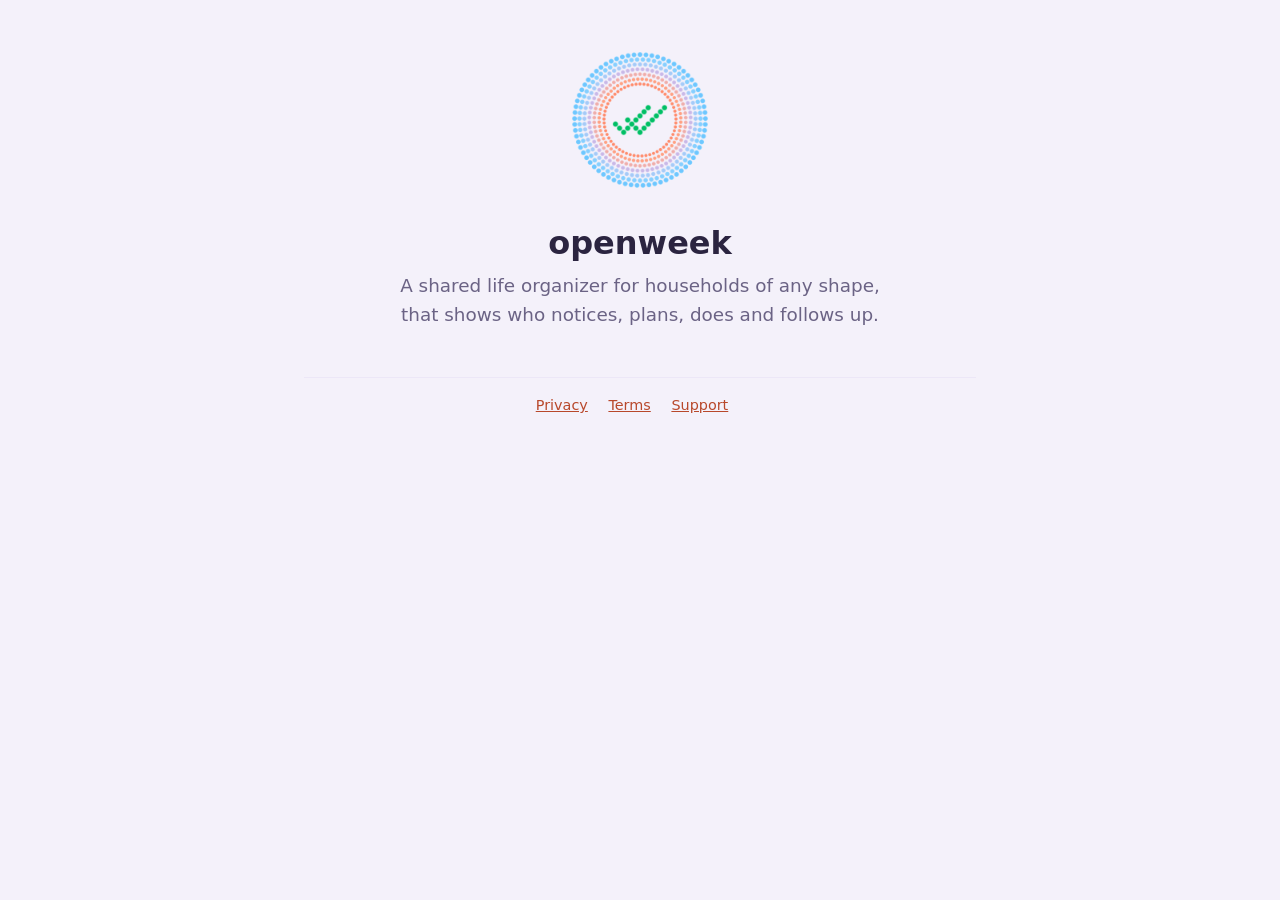
<file: index.html>
<!doctype html>
<html lang="en">
  <head>
    <meta charset="utf-8" />
    <meta name="viewport" content="width=device-width, initial-scale=1" />
    <title>OpenWeek</title>
    <meta name="description" content="A shared life organizer for households of any shape." />
    <link rel="icon" type="image/png" href="icon.png" />
    <link rel="apple-touch-icon" href="icon.png" />
    <link rel="stylesheet" href="style.css" />
  </head>
  <body>
    <main class="hero">
      <img src="logo.png" alt="" />
      <h1>openweek</h1>
      <p class="tagline">
        A shared life organizer for households of any shape, that shows who notices, plans, does and
        follows up.
      </p>
      <footer>
        <a href="privacy">Privacy</a>
        <a href="terms">Terms</a>
        <a href="support">Support</a>
      </footer>
    </main>
  </body>
</html>
</file>
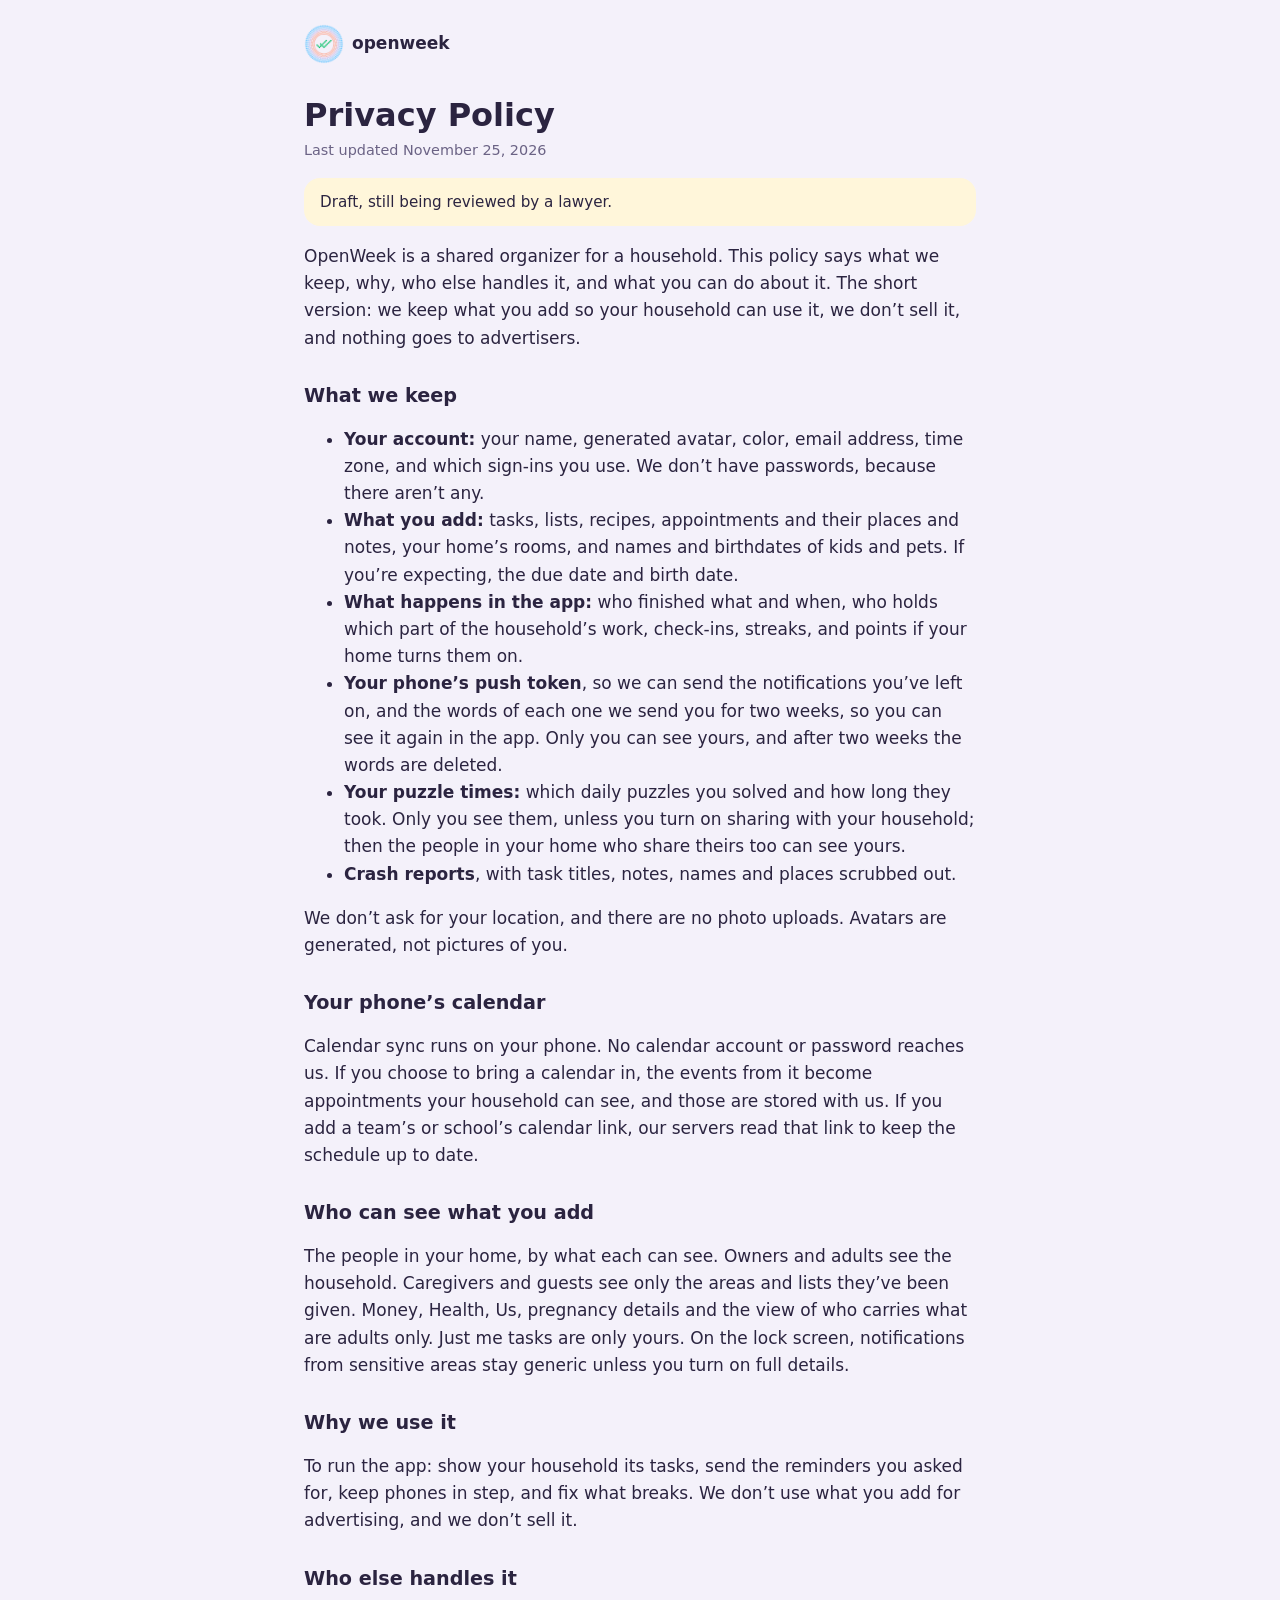
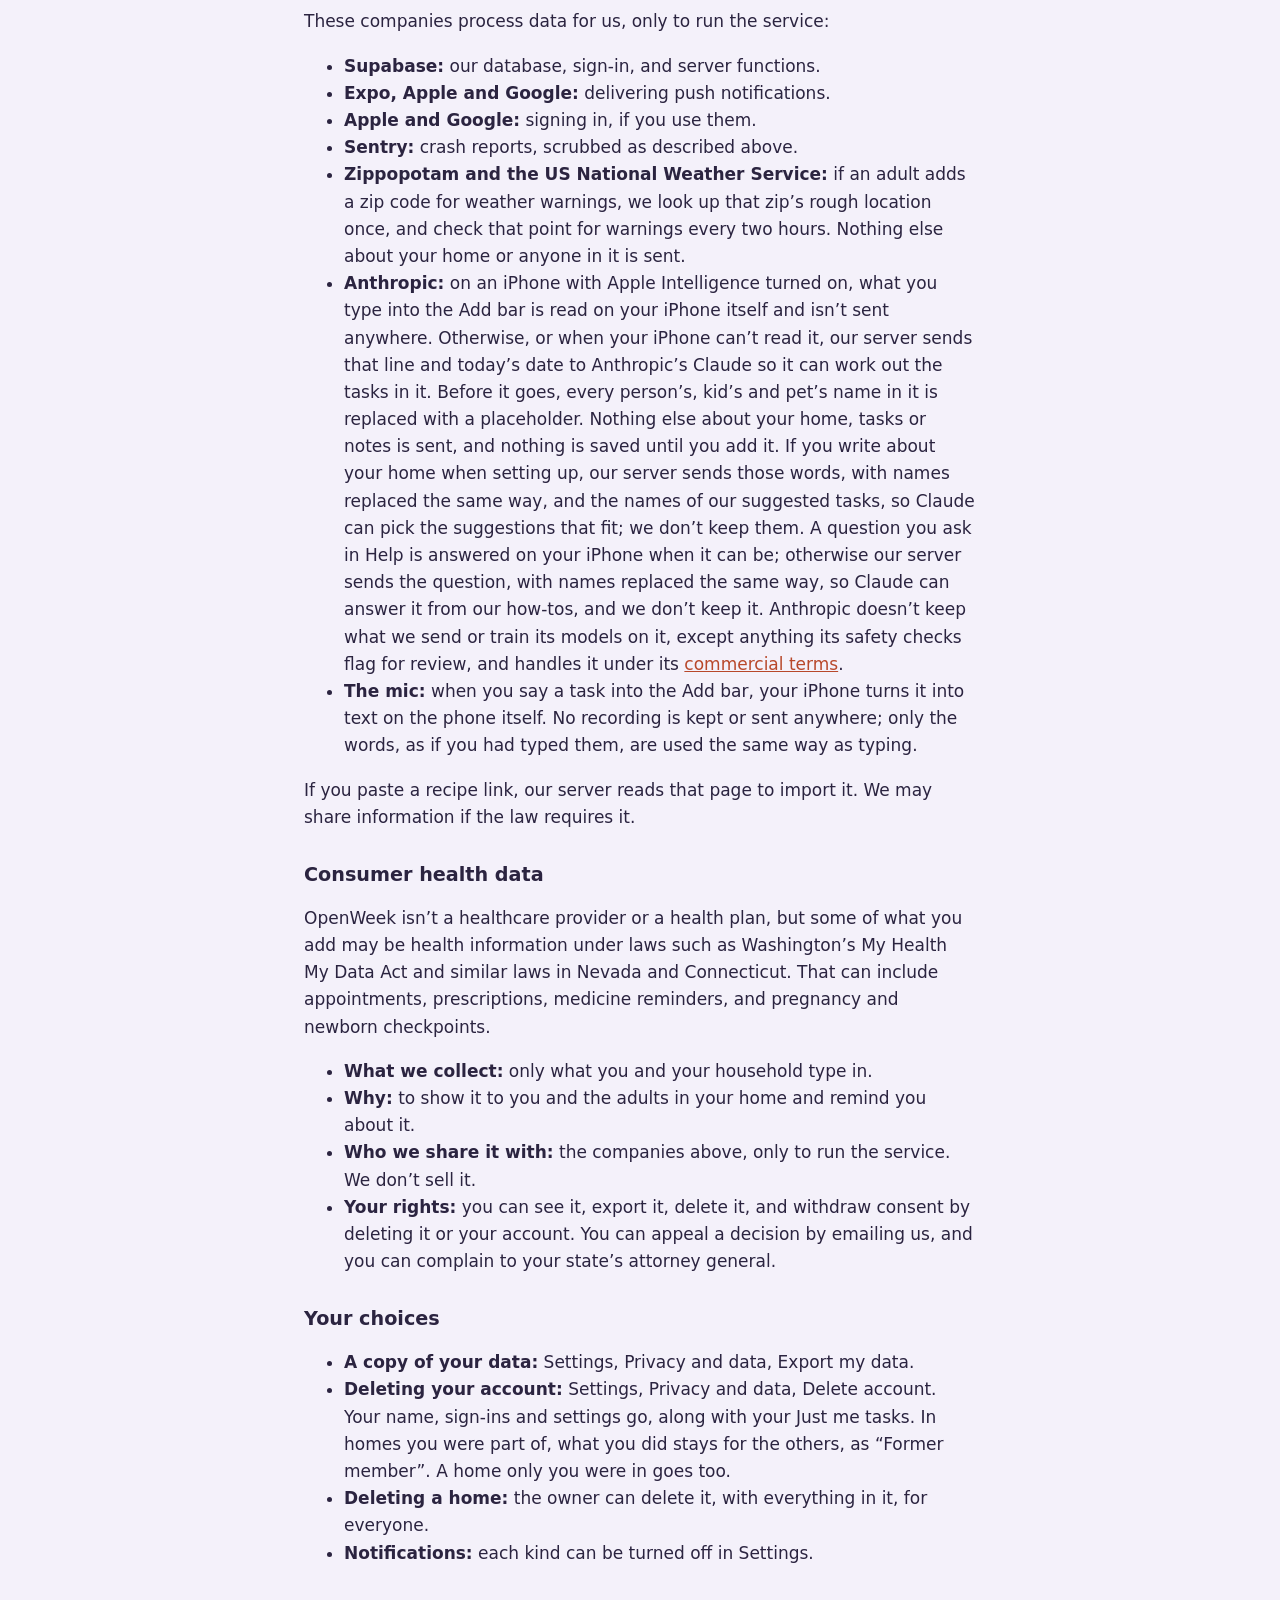
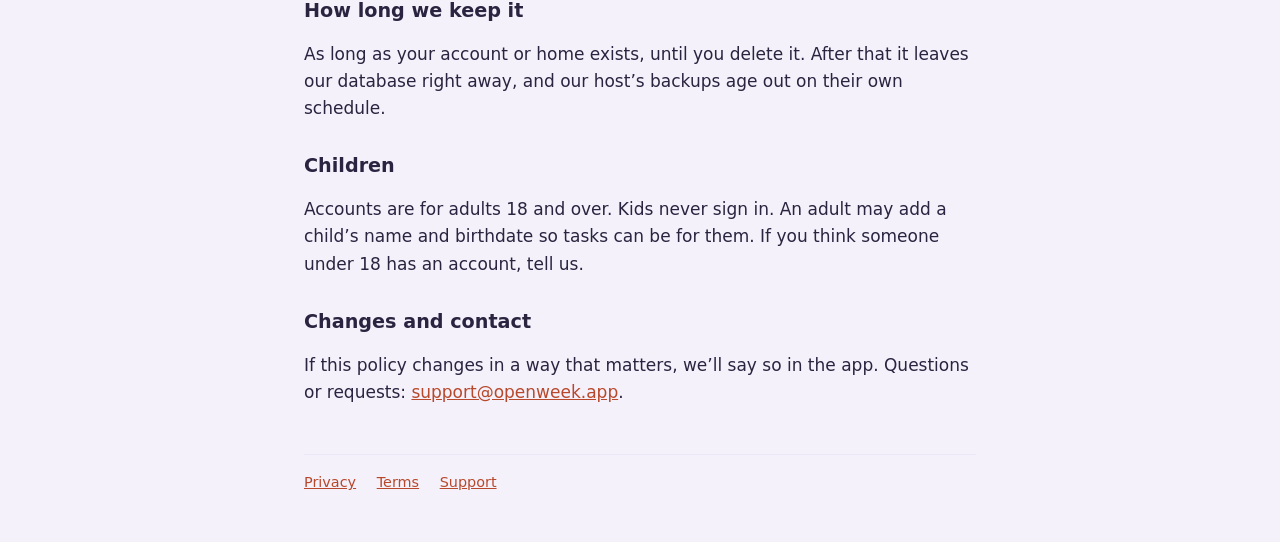
<file: privacy.html>
<!doctype html>
<html lang="en">
  <head>
    <meta charset="utf-8" />
    <meta name="viewport" content="width=device-width, initial-scale=1" />
    <title>Privacy · OpenWeek</title>
    <link rel="icon" type="image/png" href="icon.png" />
    <link rel="apple-touch-icon" href="icon.png" />
    <link rel="stylesheet" href="style.css" />
  </head>
  <body>
    <main>
      <header>
        <a href="./"><img src="logo.png" alt="" />openweek</a>
      </header>
      <h1>Privacy Policy</h1>
      <p class="updated">Last updated November 25, 2026</p>
      <p class="draft">Draft, still being reviewed by a lawyer.</p>

      <p>
        OpenWeek is a shared organizer for a household. This policy says what we keep, why, who else
        handles it, and what you can do about it. The short version: we keep what you add so your
        household can use it, we don’t sell it, and nothing goes to advertisers.
      </p>

      <h2>What we keep</h2>
      <ul>
        <li>
          <strong>Your account:</strong> your name, generated avatar, color, email address, time
          zone, and which sign-ins you use. We don’t have passwords, because there aren’t any.
        </li>
        <li>
          <strong>What you add:</strong> tasks, lists, recipes, appointments and their places and
          notes, your home’s rooms, and names and birthdates of kids and pets. If you’re expecting,
          the due date and birth date.
        </li>
        <li>
          <strong>What happens in the app:</strong> who finished what and when, who holds which part
          of the household’s work, check-ins, streaks, and points if your home turns them on.
        </li>
        <li>
          <strong>Your phone’s push token</strong>, so we can send the notifications you’ve left on,
          and the words of each one we send you for two weeks, so you can see it again in the app.
          Only you can see yours, and after two weeks the words are deleted.
        </li>
        <li>
          <strong>Your puzzle times:</strong> which daily puzzles you solved and how long they took.
          Only you see them, unless you turn on sharing with your household; then the people in your
          home who share theirs too can see yours.
        </li>
        <li>
          <strong>Crash reports</strong>, with task titles, notes, names and places scrubbed out.
        </li>
      </ul>
      <p>
        We don’t ask for your location, and there are no photo uploads. Avatars are generated, not
        pictures of you.
      </p>

      <h2>Your phone’s calendar</h2>
      <p>
        Calendar sync runs on your phone. No calendar account or password reaches us. If you choose
        to bring a calendar in, the events from it become appointments your household can see, and
        those are stored with us. If you add a team’s or school’s calendar link, our servers read
        that link to keep the schedule up to date.
      </p>

      <h2>Who can see what you add</h2>
      <p>
        The people in your home, by what each can see. Owners and adults see the household.
        Caregivers and guests see only the areas and lists they’ve been given. Money, Health, Us,
        pregnancy details and the view of who carries what are adults only. Just me tasks are only
        yours. On the lock screen, notifications from sensitive areas stay generic unless you turn
        on full details.
      </p>

      <h2>Why we use it</h2>
      <p>
        To run the app: show your household its tasks, send the reminders you asked for, keep phones
        in step, and fix what breaks. We don’t use what you add for advertising, and we don’t sell
        it.
      </p>

      <h2>Who else handles it</h2>
      <p>These companies process data for us, only to run the service:</p>
      <ul>
        <li><strong>Supabase:</strong> our database, sign-in, and server functions.</li>
        <li><strong>Expo, Apple and Google:</strong> delivering push notifications.</li>
        <li><strong>Apple and Google:</strong> signing in, if you use them.</li>
        <li><strong>Sentry:</strong> crash reports, scrubbed as described above.</li>
        <li>
          <strong>Zippopotam and the US National Weather Service:</strong> if an adult adds a zip
          code for weather warnings, we look up that zip&rsquo;s rough location once, and check that
          point for warnings every two hours. Nothing else about your home or anyone in it is sent.
        </li>
        <li>
          <strong>Anthropic:</strong> on an iPhone with Apple Intelligence turned on, what you type
          into the Add bar is read on your iPhone itself and isn&rsquo;t sent anywhere. Otherwise,
          or when your iPhone can&rsquo;t read it, our server sends that line and today&rsquo;s date
          to Anthropic&rsquo;s Claude so it can work out the tasks in it. Before it goes, every
          person&rsquo;s, kid&rsquo;s and pet&rsquo;s name in it is replaced with a placeholder.
          Nothing else about your home, tasks or notes is sent, and nothing is saved until you add
          it. If you write about your home when setting up, our server sends those words, with names
          replaced the same way, and the names of our suggested tasks, so Claude can pick the
          suggestions that fit; we don&rsquo;t keep them. A question you ask in Help is answered on
          your iPhone when it can be; otherwise our server sends the question, with names replaced
          the same way, so Claude can answer it from our how-tos, and we don&rsquo;t keep it.
          Anthropic doesn&rsquo;t keep what we send
          or train its models on it, except anything its safety checks flag for review, and handles
          it under its
          <a href="https://www.anthropic.com/legal/commercial-terms">commercial terms</a>.
        </li>
        <li>
          <strong>The mic:</strong> when you say a task into the Add bar, your iPhone turns it into
          text on the phone itself. No recording is kept or sent anywhere; only the words, as if you
          had typed them, are used the same way as typing.
        </li>
      </ul>
      <p>
        If you paste a recipe link, our server reads that page to import it. We may share
        information if the law requires it.
      </p>

      <h2>Consumer health data</h2>
      <p>
        OpenWeek isn’t a healthcare provider or a health plan, but some of what you add may be
        health information under laws such as Washington’s My Health My Data Act and similar laws in
        Nevada and Connecticut. That can include appointments, prescriptions, medicine reminders,
        and pregnancy and newborn checkpoints.
      </p>
      <ul>
        <li><strong>What we collect:</strong> only what you and your household type in.</li>
        <li>
          <strong>Why:</strong> to show it to you and the adults in your home and remind you about
          it.
        </li>
        <li>
          <strong>Who we share it with:</strong> the companies above, only to run the service. We
          don’t sell it.
        </li>
        <li>
          <strong>Your rights:</strong> you can see it, export it, delete it, and withdraw consent
          by deleting it or your account. You can appeal a decision by emailing us, and you can
          complain to your state’s attorney general.
        </li>
      </ul>

      <h2>Your choices</h2>
      <ul>
        <li><strong>A copy of your data:</strong> Settings, Privacy and data, Export my data.</li>
        <li>
          <strong>Deleting your account:</strong> Settings, Privacy and data, Delete account. Your
          name, sign-ins and settings go, along with your Just me tasks. In homes you were part of,
          what you did stays for the others, as “Former member”. A home only you were in goes too.
        </li>
        <li>
          <strong>Deleting a home:</strong> the owner can delete it, with everything in it, for
          everyone.
        </li>
        <li><strong>Notifications:</strong> each kind can be turned off in Settings.</li>
      </ul>

      <h2>How long we keep it</h2>
      <p>
        As long as your account or home exists, until you delete it. After that it leaves our
        database right away, and our host’s backups age out on their own schedule.
      </p>

      <h2>Children</h2>
      <p>
        Accounts are for adults 18 and over. Kids never sign in. An adult may add a child’s name and
        birthdate so tasks can be for them. If you think someone under 18 has an account, tell us.
      </p>

      <h2>Changes and contact</h2>
      <p>
        If this policy changes in a way that matters, we’ll say so in the app. Questions or
        requests:
        <a href="mailto:support@openweek.app">support@openweek.app</a>.
      </p>

      <footer>
        <a href="privacy">Privacy</a>
        <a href="terms">Terms</a>
        <a href="support">Support</a>
      </footer>
    </main>
  </body>
</html>
</file>
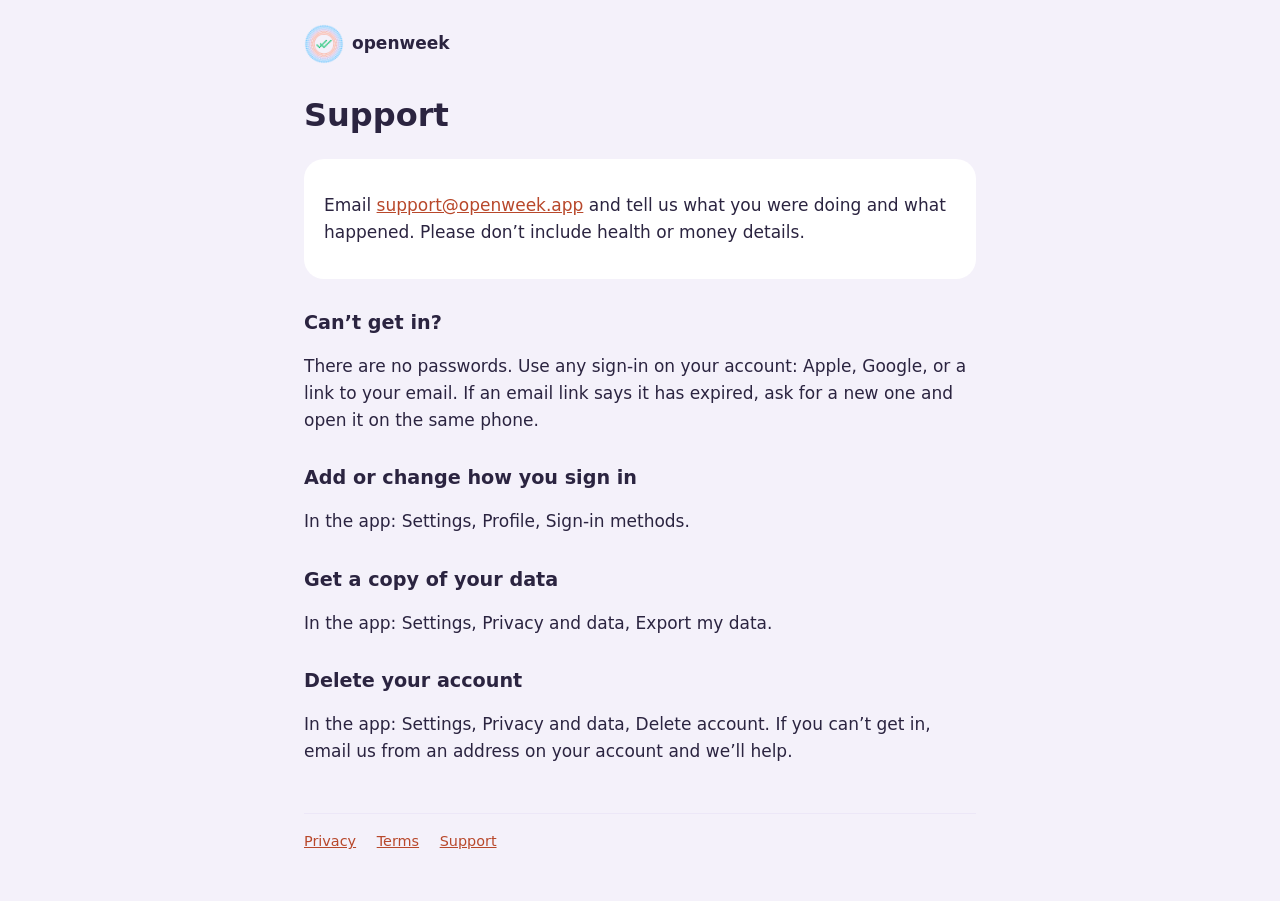
<file: support.html>
<!doctype html>
<html lang="en">
  <head>
    <meta charset="utf-8" />
    <meta name="viewport" content="width=device-width, initial-scale=1" />
    <title>Support · OpenWeek</title>
    <link rel="icon" type="image/png" href="icon.png" />
    <link rel="apple-touch-icon" href="icon.png" />
    <link rel="stylesheet" href="style.css" />
  </head>
  <body>
    <main>
      <header>
        <a href="./"><img src="logo.png" alt="" />openweek</a>
      </header>
      <h1>Support</h1>
      <div class="card">
        <p>
          Email <a href="mailto:support@openweek.app">support@openweek.app</a> and tell us what you
          were doing and what happened. Please don’t include health or money details.
        </p>
      </div>

      <h2>Can’t get in?</h2>
      <p>
        There are no passwords. Use any sign-in on your account: Apple, Google, or a link to your
        email. If an email link says it has expired, ask for a new one and open it on the same phone.
      </p>

      <h2>Add or change how you sign in</h2>
      <p>In the app: Settings, Profile, Sign-in methods.</p>

      <h2>Get a copy of your data</h2>
      <p>In the app: Settings, Privacy and data, Export my data.</p>

      <h2>Delete your account</h2>
      <p>
        In the app: Settings, Privacy and data, Delete account. If you can’t get in, email us from an
        address on your account and we’ll help.
      </p>

      <footer>
        <a href="privacy">Privacy</a>
        <a href="terms">Terms</a>
        <a href="support">Support</a>
      </footer>
    </main>
  </body>
</html>
</file>
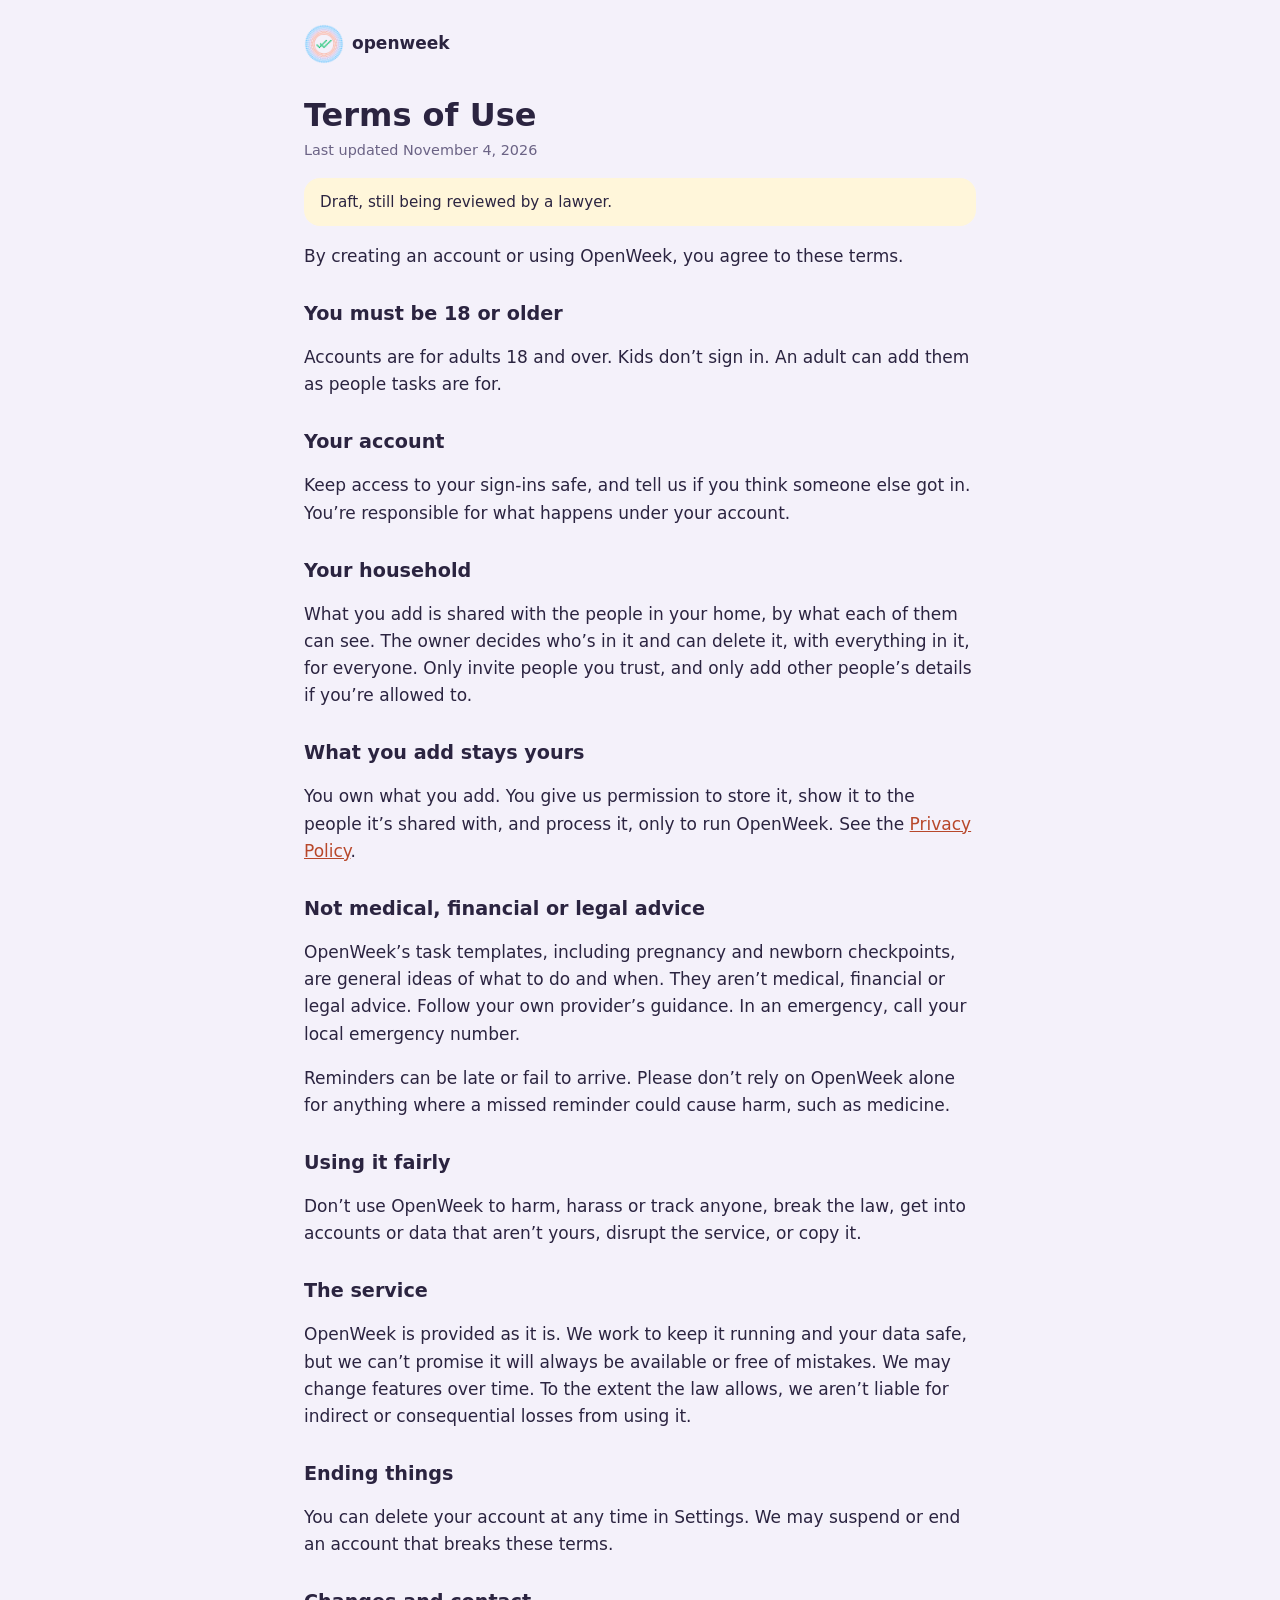
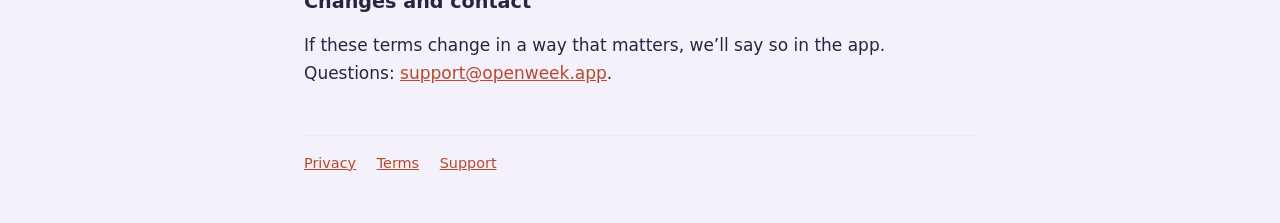
<file: terms.html>
<!doctype html>
<html lang="en">
  <head>
    <meta charset="utf-8" />
    <meta name="viewport" content="width=device-width, initial-scale=1" />
    <title>Terms · OpenWeek</title>
    <link rel="icon" type="image/png" href="icon.png" />
    <link rel="apple-touch-icon" href="icon.png" />
    <link rel="stylesheet" href="style.css" />
  </head>
  <body>
    <main>
      <header>
        <a href="./"><img src="logo.png" alt="" />openweek</a>
      </header>
      <h1>Terms of Use</h1>
      <p class="updated">Last updated November 4, 2026</p>
      <p class="draft">Draft, still being reviewed by a lawyer.</p>

      <p>By creating an account or using OpenWeek, you agree to these terms.</p>

      <h2>You must be 18 or older</h2>
      <p>
        Accounts are for adults 18 and over. Kids don’t sign in. An adult can add them as people tasks
        are for.
      </p>

      <h2>Your account</h2>
      <p>
        Keep access to your sign-ins safe, and tell us if you think someone else got in. You’re
        responsible for what happens under your account.
      </p>

      <h2>Your household</h2>
      <p>
        What you add is shared with the people in your home, by what each of them can see. The owner
        decides who’s in it and can delete it, with everything in it, for everyone. Only invite people
        you trust, and only add other people’s details if you’re allowed to.
      </p>

      <h2>What you add stays yours</h2>
      <p>
        You own what you add. You give us permission to store it, show it to the people it’s shared with,
        and process it, only to run OpenWeek. See the <a href="privacy">Privacy Policy</a>.
      </p>

      <h2>Not medical, financial or legal advice</h2>
      <p>
        OpenWeek’s task templates, including pregnancy and newborn checkpoints, are general ideas of what
        to do and when. They aren’t medical, financial or legal advice. Follow your own provider’s
        guidance. In an emergency, call your local emergency number.
      </p>
      <p>
        Reminders can be late or fail to arrive. Please don’t rely on OpenWeek alone for anything where a
        missed reminder could cause harm, such as medicine.
      </p>

      <h2>Using it fairly</h2>
      <p>
        Don’t use OpenWeek to harm, harass or track anyone, break the law, get into accounts or data
        that aren’t yours, disrupt the service, or copy it.
      </p>

      <h2>The service</h2>
      <p>
        OpenWeek is provided as it is. We work to keep it running and your data safe, but we can’t promise
        it will always be available or free of mistakes. We may change features over time. To the extent
        the law allows, we aren’t liable for indirect or consequential losses from using it.
      </p>

      <h2>Ending things</h2>
      <p>
        You can delete your account at any time in Settings. We may suspend or end an account that breaks
        these terms.
      </p>

      <h2>Changes and contact</h2>
      <p>
        If these terms change in a way that matters, we’ll say so in the app. Questions:
        <a href="mailto:support@openweek.app">support@openweek.app</a>.
      </p>

      <footer>
        <a href="privacy">Privacy</a>
        <a href="terms">Terms</a>
        <a href="support">Support</a>
      </footer>
    </main>
  </body>
</html>
</file>
<file: style.css>
:root {
  --background: #f4f1fa;
  --ink: #2b2440;
  --muted: #6b6385;
  --surface: #ffffff;
  --line: #ece7f7;
  --link: #b8482b;
  --draft: #fff6da;
}

* {
  box-sizing: border-box;
}

body {
  margin: 0;
  background: var(--background);
  color: var(--ink);
  font: 17px/1.6 ui-rounded, 'SF Pro Rounded', system-ui, -apple-system, 'Segoe UI', Roboto, sans-serif;
}

main {
  max-width: 44rem;
  margin: 0 auto;
  padding: 1.5rem 1rem 3rem;
}

header a {
  display: inline-flex;
  align-items: center;
  gap: 0.5rem;
  color: var(--ink);
  font-weight: 700;
  text-decoration: none;
}

header img {
  width: 2.5rem;
  height: 2.5rem;
}

h1 {
  margin: 1.5rem 0 0.25rem;
  font-size: 2rem;
  line-height: 1.2;
}

h2 {
  margin: 2rem 0 0.25rem;
  font-size: 1.2rem;
  line-height: 1.3;
}

a {
  color: var(--link);
}

.updated {
  margin: 0;
  color: var(--muted);
  font-size: 0.9rem;
}

.draft {
  margin: 1rem 0 0;
  padding: 0.75rem 1rem;
  border-radius: 1rem;
  background: var(--draft);
  font-size: 0.95rem;
}

.card {
  margin: 1.5rem 0 0;
  padding: 1rem 1.25rem;
  border-radius: 1.25rem;
  background: var(--surface);
}

.hero {
  padding-top: 3rem;
  text-align: center;
}

.hero img {
  width: 9rem;
  height: 9rem;
}

.tagline {
  margin: 0.5rem auto 0;
  max-width: 30rem;
  color: var(--muted);
  font-size: 1.15rem;
}

footer {
  margin-top: 3rem;
  padding-top: 1rem;
  border-top: 1px solid var(--line);
  color: var(--muted);
  font-size: 0.9rem;
}

footer a {
  margin-right: 1rem;
}
</file>
